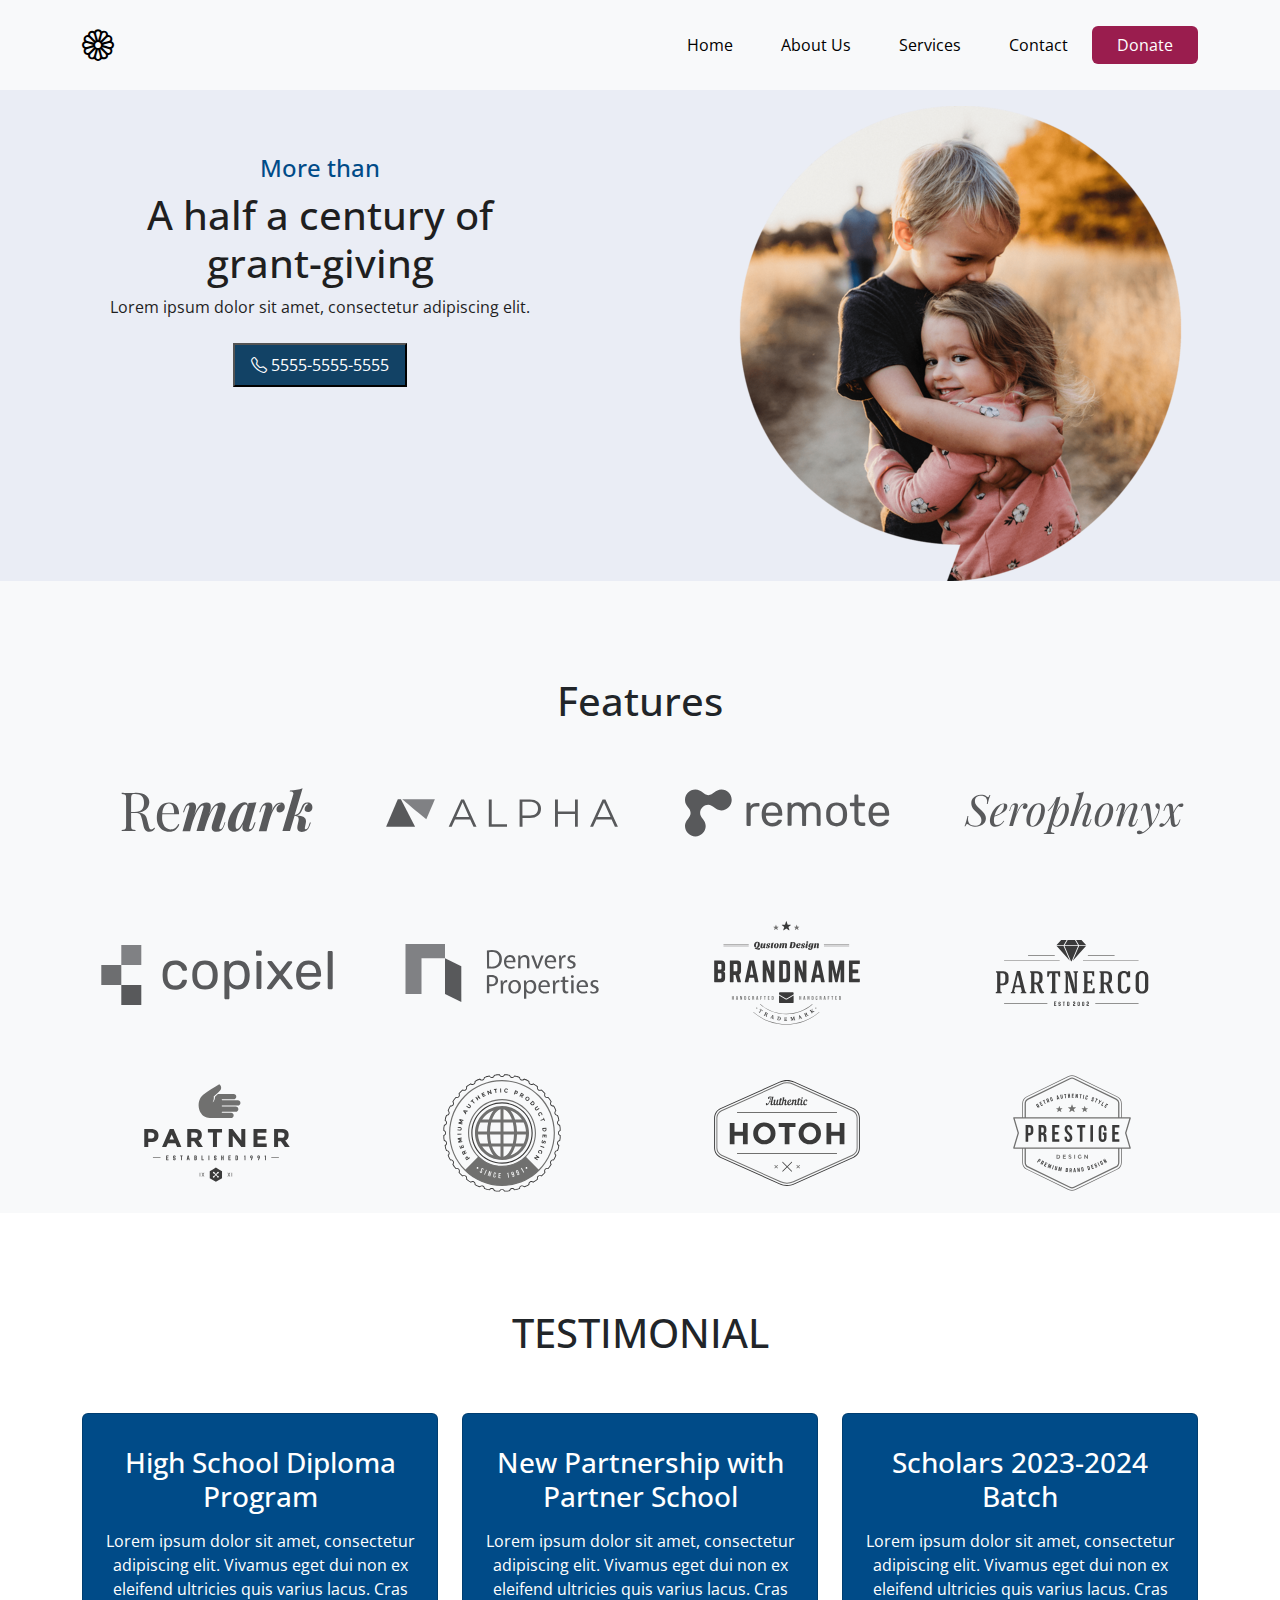
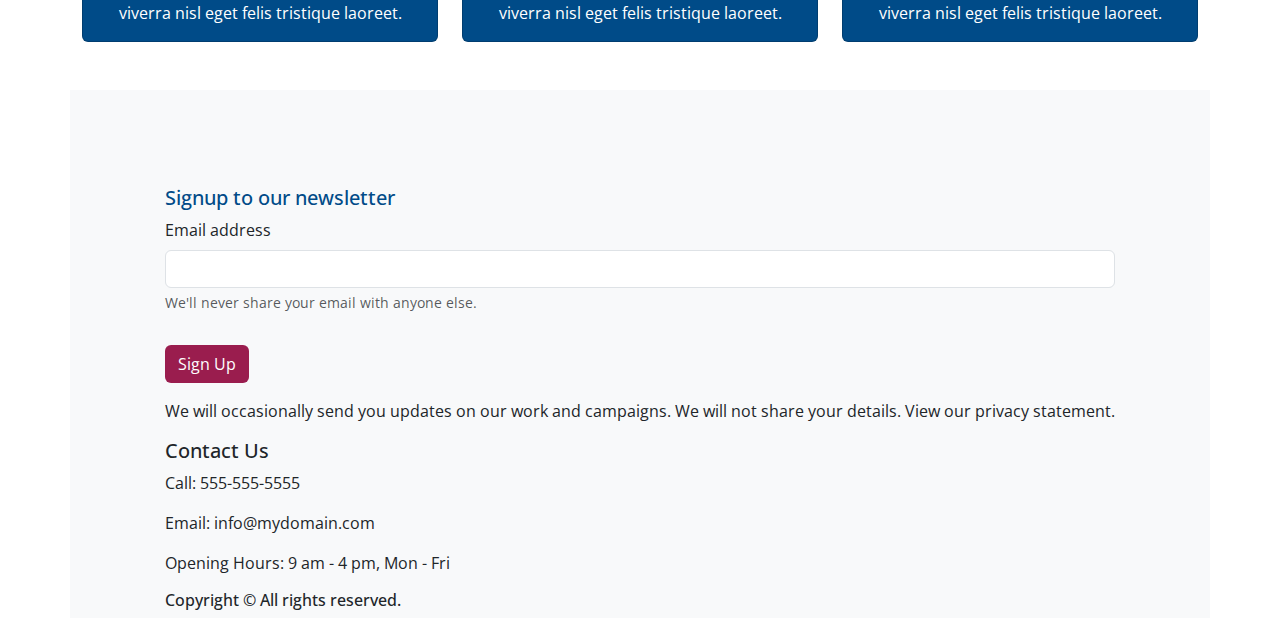
<file: index.html>
<!DOCTYPE html>
<html lang="en">
<head>
    <meta charset="UTF-8">
    <meta name="viewport" content="width=device-width, initial-scale=1.0">
    <title>Bootstrap Ass</title>
     <!--Css link-->
    <link rel="stylesheet" href="./styles/style.css">
     <!--Bootstrap icon link-->
    <link rel="stylesheet" href="https://cdn.jsdelivr.net/npm/bootstrap-icons@1.11.3/font/bootstrap-icons.min.css">
     <!--goggle fonts-->
    <link rel="preconnect" href="https://fonts.googleapis.com">
<link rel="preconnect" href="https://fonts.gstatic.com" crossorigin>
<link href="https://fonts.googleapis.com/css2?family=Open+Sans:ital,wght@0,300..800;1,300..800&display=swap" rel="stylesheet">

     <!--bootstrap-->
    <link href="https://cdn.jsdelivr.net/npm/bootstrap@5.3.3/dist/css/bootstrap.min.css" rel="stylesheet" integrity="sha384-QWTKZyjpPEjISv5WaRU9OFeRpok6YctnYmDr5pNlyT2bRjXh0JMhjY6hW+ALEwIH" crossorigin="anonymous">

</head>
<body>

    <nav class="navbar navbar-expand-lg py-3 bg-body-tertiary">
        <div class="container-sm">
          <a class="navbar-brand fs-2" href="#"><i class="bi bi-flower1"></i></a>
          <button class="navbar-toggler" type="button" data-bs-toggle="collapse" data-bs-target="#navbarSupportedContent" aria-controls="navbarSupportedContent" aria-expanded="false" aria-label="Toggle navigation">
            <span class="navbar-toggler-icon"></span>
          </button>
          <div class="collapse navbar-collapse" id="navbarSupportedContent">
            <ul class="navbar-nav ms-auto mb-5 mb-lg-0">
              <li class="nav-item mx-3">
                <a class="nav-link active" aria-current="page" href="index.html">Home</a>
              </li>
              <li class="nav-item mx-3">
                <a class="nav-link active" aria-current="page" href="pages/about.html">About Us</a>
              </li>
              <li class="nav-item mx-3">
                <a class="nav-link active" aria-current="page" href="pages/service.html">Services</a>
              </li>
              <li class="nav-item mx-3">
                <a class="nav-link active" aria-current="page" href="pages/contact.html">Contact</a>
              </li>
            </ul>
            <form class="d-flex" role="search">
              <button class="btn btn-bg-col text-white px-4 px-3" type="submit">Donate</button>
            </form>
          </div>
        </div>
      </nav>

      <!--hero section-->

      <main class="text-center d-flex pt-3 main-bg-col">
        <div class="container text-center pt-5 col-12 col-md-6 col-lg-6">
            <h4 class="txt-col">More than</h4>
            <h1 class="text-col fw-boulder">A half a century of <br> grant-giving</h1>
            <p class="text-col">Lorem ipsum dolor sit amet, consectetur adipiscing elit.
            </p>
            <button class="btn-bg px-3 py-2 mt-2 text-white"><span><i class="bi bi-telephone"></i></span> 5555-5555-5555</button>
        </div>
        <div class="col-12 col-md-6 col-lg-6"><img src="./images/baby img" alt="baby"></div>
      </main>
  
      <!--features section-->
      <section class="bg-body-tertiary pt-5">
        <div class="feats pt-5">
            <h1 class="text-center">Features</h1>
            <div class="container text-center">
                <div class="row">
                  <div class="col-12 col-md-6 col-lg-3">
                    <img src="./images/feat-1.svg" alt="img">
                  </div>
                  <div class="col-12 col-md-6 col-lg-3">
                    <img src="./images/feat-2.svg" alt="img">
                  </div>
                  <div class="col-12 col-md-6 col-lg-3">
                    <img src="./images/photo-019.svg" alt="img">
                  </div>
                  <div class="col-12 col-md-6 col-lg-3">
                    <img src="./images/feat-4.svg" alt="img">
                  </div>
                  <div class="col-12 col-md-6 col-lg-3">
                    <img src="./images/feat-5.svg" alt="img">
                  </div>
                  <div class="col-12 col-md-6 col-lg-3">
                    <img src="./images/feat-6.svg" alt="img">
                  </div>
                  <div class="col-12 col-md-6 col-lg-3">
                    <img src="./images/feat-7.svg" alt="img">
                  </div>
                  <div class="col-12 col-md-6 col-lg-3">
                    <img src="./images/feat-8.svg" alt="img">
                  </div>
                  <div class="col-12 col-md-6 col-lg-3">
                    <img src="./images/feat-9.svg" alt="img">
                  </div>
                  <div class="col-12 col-md-6 col-lg-3">
                    <img src="./images/feat-10.svg" alt="img">
                  </div>
                  <div class="col-12 col-md-6 col-lg-3">
                    <img src="./images/feat-11.svg" alt="img">
                  </div>
                  <div class="col-12 col-md-6 col-lg-3">
                    <img src="./images/feat-12.svg" alt="img">
                  </div>
                </div>
            </div>
        </div>
      </section>

<!--testimonial section-->
      <section class="pt-5">
        <div class="test pt-5">
            <h1 class="text-center">TESTIMONIAL</h1>
            <div class="container text-center mt-5">
                <div class="row">
                  <div class="col-12 col-md-6 col-lg-4">
                    <div class="card mt-2 mb-5 hel-bg-col text-white">
                      <div class="card-body">
                        <h3 class="card-title my-3">High School Diploma Program
                        </h3>
                        <p class="card-text">Lorem ipsum dolor sit amet, consectetur adipiscing elit. Vivamus eget dui non ex eleifend ultricies quis varius lacus. Cras viverra nisl eget felis tristique laoreet.
                        </p>
                       </div> 
                    </div>
                  </div>
                  <div class="col-12 col-md-6 col-lg-4">
                    <div class="card mt-2 mb-5 hel-bg-col text-white">
                      <div class="card-body">
                        <h3 class="card-title my-3">New Partnership with Partner School
                        </h3>
                        <p class="card-text">Lorem ipsum dolor sit amet, consectetur adipiscing elit. Vivamus eget dui non ex eleifend ultricies quis varius lacus. Cras viverra nisl eget felis tristique laoreet.
                        </p>
                       </div> 
                    </div>
                  </div>
                  <div class="col-12 col-md-6 col-lg-4">
                    <div class="card mt-2 mb-5 hel-bg-col text-white">
                      <div class="card-body">
                        <h3 class="card-title my-3">Scholars 2023-2024 Batch
                        </h3>
                        <p class="card-text">Lorem ipsum dolor sit amet, consectetur adipiscing elit. Vivamus eget dui non ex eleifend ultricies quis varius lacus. Cras viverra nisl eget felis tristique laoreet.
                        </p>
                       </div> 
                    </div>
                  </div>
                </div>
            </div>
        </div>
      </section>


<!--call to action-->
      <footer class="pt-5 container bg-body-tertiary d-flex justify-content-center align-item-center">
        <div class="cont pt-5">
            <h5 class="txt-col">Signup to our newsletter</h5>
        <form>
            <div class="mb-3">
              <label for="exampleInputEmail1" class="form-label">Email address</label>
              <input type="email" class="form-control" id="exampleInputEmail1" aria-describedby="emailHelp">
              <div id="emailHelp" class="form-text">We'll never share your email with anyone else.</div>
            </div>
            <button type="submit" class="btn btn-bg-col text-white mt-3 mb-3">Sign Up</button>
          </form>
          <p>We will occasionally send you updates on our work and campaigns. We will not share your details. View our privacy statement.
        </p>
        <h5>Contact Us</h5>
        <p>Call: 555-555-5555
        </p>
        <p>Email: info@mydomain.com
        </p>
        <p>Opening Hours: 9 am - 4 pm, Mon - Fri
        </p>
        <h6>Copyright © All rights reserved.</h6>
        </div>
      </footer>
    
    <!--bootstrap-->
    <script src="https://cdn.jsdelivr.net/npm/bootstrap@5.3.3/dist/js/bootstrap.bundle.min.js" integrity="sha384-YvpcrYf0tY3lHB60NNkmXc5s9fDVZLESaAA55NDzOxhy9GkcIdslK1eN7N6jIeHz" crossorigin="anonymous"></script>
            
</body>
</html>
</file>
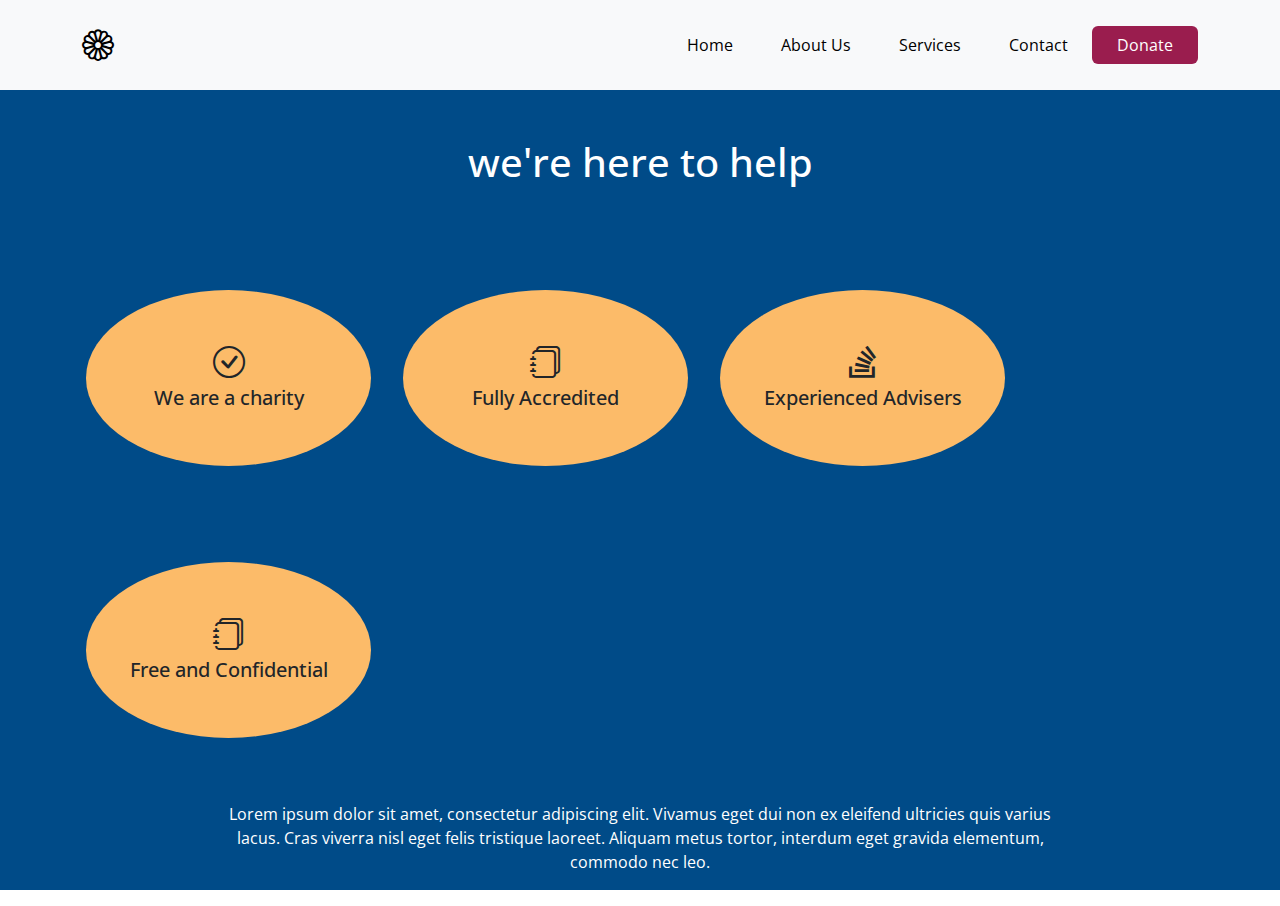
<file: pages/about.html>
<!DOCTYPE html>
<html lang="en">
<head>
    <meta charset="UTF-8">
    <meta name="viewport" content="width=device-width, initial-scale=1.0">
    <title>About Us</title>

    <link rel="stylesheet" href="../styles/style.css">

    <link rel="stylesheet" href="https://cdn.jsdelivr.net/npm/bootstrap-icons@1.11.3/font/bootstrap-icons.min.css">

    <link rel="preconnect" href="https://fonts.googleapis.com">
<link rel="preconnect" href="https://fonts.gstatic.com" crossorigin>
<link href="https://fonts.googleapis.com/css2?family=Open+Sans:ital,wght@0,300..800;1,300..800&display=swap" rel="stylesheet">


    <link href="https://cdn.jsdelivr.net/npm/bootstrap@5.3.3/dist/css/bootstrap.min.css" rel="stylesheet" integrity="sha384-QWTKZyjpPEjISv5WaRU9OFeRpok6YctnYmDr5pNlyT2bRjXh0JMhjY6hW+ALEwIH" crossorigin="anonymous">


</head>
<body>
    <nav class="navbar navbar-expand-lg py-3 bg-body-tertiary">
        <div class="container-sm">
          <a class="navbar-brand fs-2" href="#"><i class="bi bi-flower1"></i></a>
          <button class="navbar-toggler" type="button" data-bs-toggle="collapse" data-bs-target="#navbarSupportedContent" aria-controls="navbarSupportedContent" aria-expanded="false" aria-label="Toggle navigation">
            <span class="navbar-toggler-icon"></span>
          </button>
          <div class="collapse navbar-collapse" id="navbarSupportedContent">
            <ul class="navbar-nav ms-auto mb-5 mb-lg-0">
              <li class="nav-item mx-3">
                <a class="nav-link active" aria-current="page" href="../index.html">Home</a>
              </li>
              <li class="nav-item mx-3">
                <a class="nav-link active" aria-current="page" href="pages/about.html">About Us</a>
              </li>
              <li class="nav-item mx-3">
                <a class="nav-link active" aria-current="page" href="./service.html">Services</a>
              </li>
              <li class="nav-item mx-3">
                <a class="nav-link active" aria-current="page" href="./contact.html">Contact</a>
              </li>
            </ul>
            <form class="d-flex" role="search">
              <button class="btn btn-bg-col text-white px-4 px-3" type="submit">Donate</button>
            </form>
          </div>
        </div>
      </nav>

      <div class="hel-bg-col text-center">
        <h1 class="text-center pt-5 text-white">we're here to help</h1>
        <div class="container text-center pt-5">
            <div class="row">
              <div class="card mx-3 my-5 py-5 border-0 rounded-circle card-bg-col tex-col fs-2 col-12 col-md-6 col-lg-3">
                <i class="bi bi-check-circle"></i>
                <div><h5>We are a charity</h5></div>
              </div>
              <div class="card mx-3 my-5 py-5 border-0 rounded-circle card-bg-col tex-col fs-2 col-12 col-md-6 col-lg-3">
                <i class="bi bi-journals"></i>
                <div><h5>Fully Accredited</h5></div>
              </div>
              <div class="card mx-3 my-5 py-5 border-0 rounded-circle card-bg-col tex-col fs-2 col-12 col-md-6 col-lg-3">
                <i class="bi bi-stack-overflow"></i>
                <div><h5>Experienced Advisers</h5></div>
              </div>
              <div class="card mx-3 my-5 py-5 border-0 rounded-circle card-bg-col tex-col fs-2 col-12 col-md-6 col-lg-3">
                <i class="bi bi-journals"></i>
                <div><h5>Free and Confidential</h5></div>
              </div>
            </div>
        
        </div>
        <p class="text-center text-white pt-3 pb-3">Lorem ipsum dolor sit amet, consectetur adipiscing elit. Vivamus eget dui non ex eleifend ultricies quis varius <br> lacus. Cras viverra nisl eget felis tristique laoreet. Aliquam metus tortor, interdum eget gravida elementum, <br> commodo nec leo.
        </p>
    </div>




    <script src="https://cdn.jsdelivr.net/npm/bootstrap@5.3.3/dist/js/bootstrap.bundle.min.js" 
    integrity="sha384-YvpcrYf0tY3lHB60NNkmXc5s9fDVZLESaAA55NDzOxhy9GkcIdslK1eN7N6jIeHz" crossorigin="anonymous">
</script>    
</body>
</html>
</file>
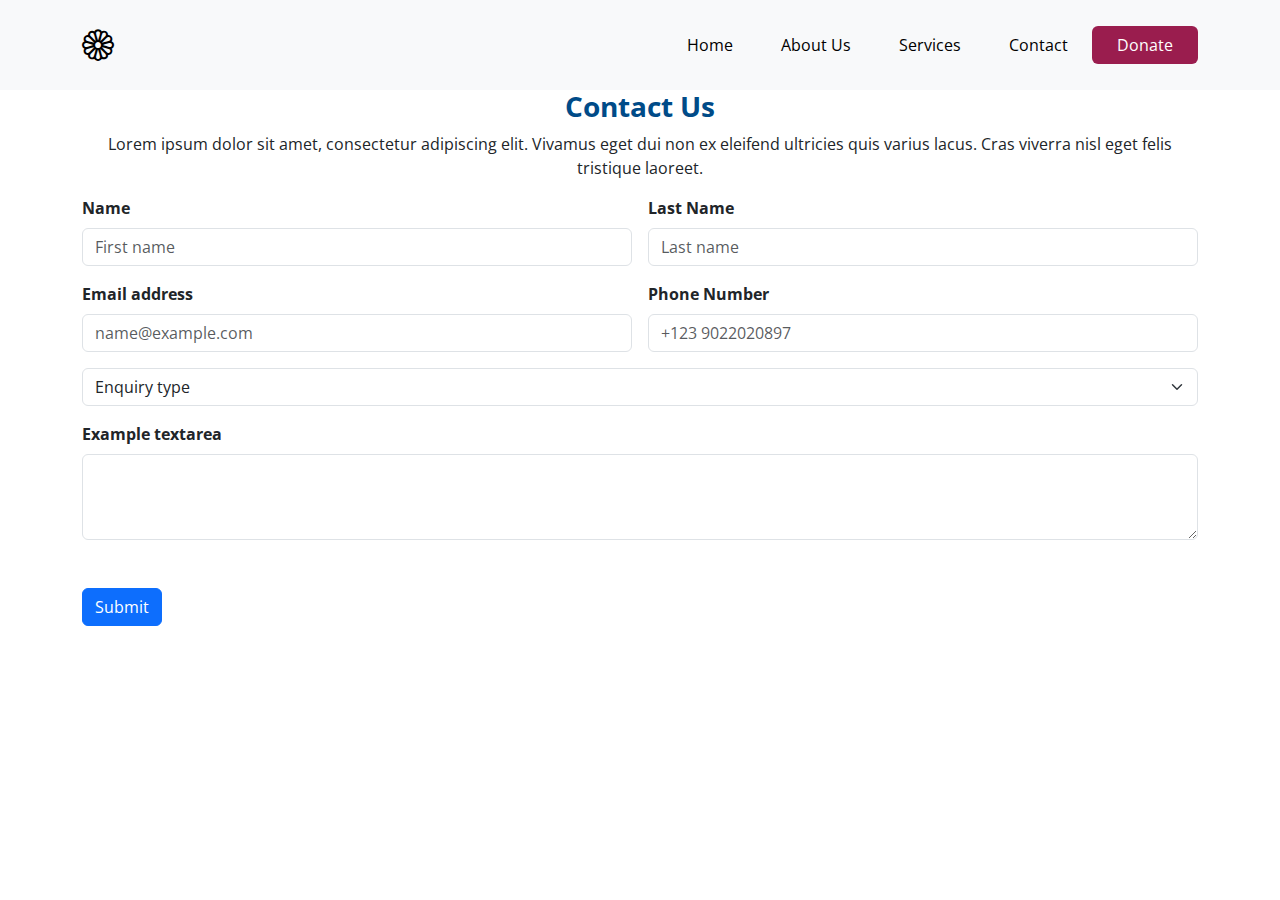
<file: pages/contact.html>
<!DOCTYPE html>
<html lang="en">
<head>
    <meta charset="UTF-8">
    <meta name="viewport" content="width=device-width, initial-scale=1.0">
    <title>Contact Us</title>

    <link rel="stylesheet" href="../styles/style.css">

    <link rel="stylesheet" href="https://cdn.jsdelivr.net/npm/bootstrap-icons@1.11.3/font/bootstrap-icons.min.css">

    <link rel="preconnect" href="https://fonts.googleapis.com">
<link rel="preconnect" href="https://fonts.gstatic.com" crossorigin>
<link href="https://fonts.googleapis.com/css2?family=Open+Sans:ital,wght@0,300..800;1,300..800&display=swap" rel="stylesheet">


    <link href="https://cdn.jsdelivr.net/npm/bootstrap@5.3.3/dist/css/bootstrap.min.css" rel="stylesheet" integrity="sha384-QWTKZyjpPEjISv5WaRU9OFeRpok6YctnYmDr5pNlyT2bRjXh0JMhjY6hW+ALEwIH" crossorigin="anonymous">


</head>
<body>
    <nav class="navbar navbar-expand-lg py-3 bg-body-tertiary">
        <div class="container-sm">
          <a class="navbar-brand fs-2" href="#"><i class="bi bi-flower1"></i></a>
          <button class="navbar-toggler" type="button" data-bs-toggle="collapse" data-bs-target="#navbarSupportedContent" aria-controls="navbarSupportedContent" aria-expanded="false" aria-label="Toggle navigation">
            <span class="navbar-toggler-icon"></span>
          </button>
          <div class="collapse navbar-collapse" id="navbarSupportedContent">
            <ul class="navbar-nav ms-auto mb-5 mb-lg-0">
              <li class="nav-item mx-3">
                <a class="nav-link active" aria-current="page" href="../index.html">Home</a>
              </li>
              <li class="nav-item mx-3">
                <a class="nav-link active" aria-current="page" href="./about.html">About Us</a>
              </li>
              <li class="nav-item mx-3">
                <a class="nav-link active" aria-current="page" href="./service.html">Services</a>
              </li>
              <li class="nav-item mx-3">
                <a class="nav-link active" aria-current="page" href="pages/contact.html">Contact</a>
              </li>
            </ul>
            <form class="d-flex" role="search">
              <button class="btn btn-bg-col text-white px-4 px-3" type="submit">Donate</button>
            </form>
          </div>
        </div>
      </nav>


    <div class="container-sm">
        <div class="text-center">
            <h3 class="txt-col fw-bolder">Contact Us</h3>
            <p>Lorem ipsum dolor sit amet, consectetur adipiscing elit. Vivamus eget dui non ex eleifend ultricies quis varius lacus. Cras viverra nisl eget felis tristique laoreet.
            </p>
        </div>
        <div class="row g-3">
            <div class="fw-bold col-6">
              <label for="name" class="form-label">Name</label>
              <input type="text" class="form-control" placeholder="First name" aria-label="First name">
            </div>
            <div class="fw-bold col-6">
              <label for="name" class="form-label">Last Name</label>
              <input type="text" class="form-control" placeholder="Last name" aria-label="Last name">
            </div>
            <div class="fw-bold col-6">
                <label for="name" class="form-label">Email address</label>
                <input type="email" class="form-control" placeholder="name@example.com" aria-label="name@example.com">
            </div>
            <div class="fw-bold col-6">
                <label for="phone" class="form-label">Phone Number</label>
                <input type="number" class="form-control" placeholder="+123 9022020897" aria-label="+123 9022020897">
            </div>
            <div class="fw-bold col-12">
                <select class="form-select" aria-label="Default select example">
                    <option selected>Enquiry type</option>
                    <option value="1">General</option>
                    <option value="2">Volunteer</option>
                </select>
            </div>
            <div class="fw-bold col-12">
                <label for="exampleFormControlTextarea1" class="form-label">Example textarea</label>
                <textarea class="form-control" id="exampleFormControlTextarea1" rows="3"></textarea>
            </div>
        </div>
        <button type="submit" class="btn btn-primary mt-5">Submit</button>

    </div>



    <script src="https://cdn.jsdelivr.net/npm/bootstrap@5.3.3/dist/js/bootstrap.bundle.min.js" 
      integrity="sha384-YvpcrYf0tY3lHB60NNkmXc5s9fDVZLESaAA55NDzOxhy9GkcIdslK1eN7N6jIeHz" crossorigin="anonymous">
  </script>
    
</body>
</html>
</file>
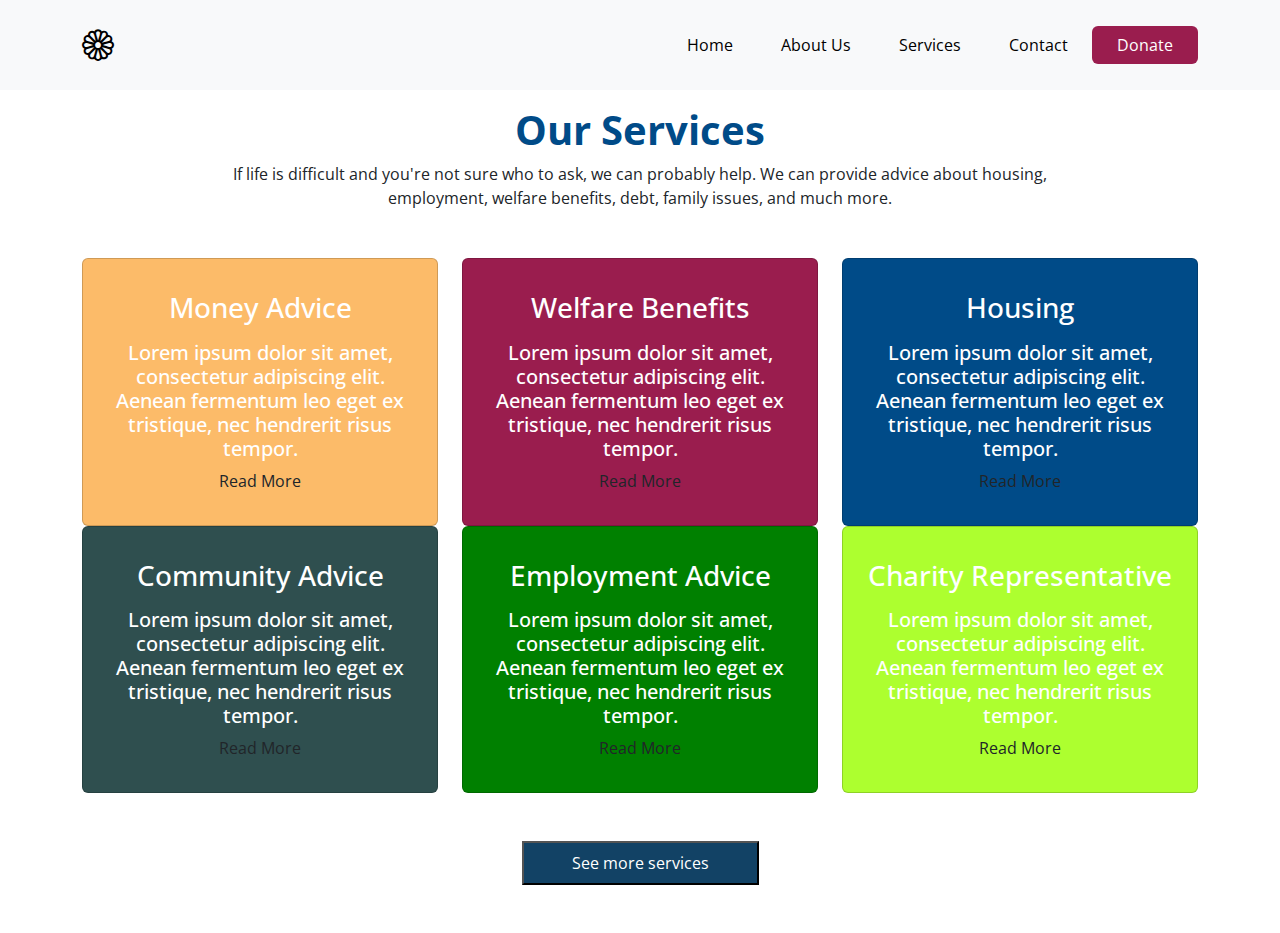
<file: pages/service.html>
<!DOCTYPE html>
<html lang="en">
<head>
    <meta charset="UTF-8">
    <meta name="viewport" content="width=device-width, initial-scale=1.0">
    <title>Services</title>

    <link rel="stylesheet" href="../styles/style.css">

    <link rel="stylesheet" href="https://cdn.jsdelivr.net/npm/bootstrap-icons@1.11.3/font/bootstrap-icons.min.css">

    <link rel="preconnect" href="https://fonts.googleapis.com">
<link rel="preconnect" href="https://fonts.gstatic.com" crossorigin>
<link href="https://fonts.googleapis.com/css2?family=Open+Sans:ital,wght@0,300..800;1,300..800&display=swap" rel="stylesheet">



    <link href="https://cdn.jsdelivr.net/npm/bootstrap@5.3.3/dist/css/bootstrap.min.css" rel="stylesheet" integrity="sha384-QWTKZyjpPEjISv5WaRU9OFeRpok6YctnYmDr5pNlyT2bRjXh0JMhjY6hW+ALEwIH" crossorigin="anonymous">
</head>
<body>
    <nav class="navbar navbar-expand-lg py-3 bg-body-tertiary">
        <div class="container-sm">
          <a class="navbar-brand fs-2" href="#"><i class="bi bi-flower1"></i></a>
          <button class="navbar-toggler" type="button" data-bs-toggle="collapse" data-bs-target="#navbarSupportedContent" aria-controls="navbarSupportedContent" aria-expanded="false" aria-label="Toggle navigation">
            <span class="navbar-toggler-icon"></span>
          </button>
          <div class="collapse navbar-collapse" id="navbarSupportedContent">
            <ul class="navbar-nav ms-auto mb-5 mb-lg-0">
              <li class="nav-item mx-3">
                <a class="nav-link active" aria-current="page" href="../index.html">Home</a>
              </li>
              <li class="nav-item mx-3">
                <a class="nav-link active" aria-current="page" href="./about.html">About Us</a>
              </li>
              <li class="nav-item mx-3">
                <a class="nav-link active" aria-current="page" href="pages/service.html">Services</a>
              </li>
              <li class="nav-item mx-3">
                <a class="nav-link active" aria-current="page" href="./contact.html">Contact</a>
              </li>
            </ul>
            <form class="d-flex" role="search">
              <button class="btn btn-bg-col text-white px-4 px-3" type="submit">Donate</button>
            </form>
          </div>
        </div>
    </nav>

    <div class="pt-3 text-center">
        <div>
            <h1 class="text-center txt-col fw-bold">Our Services</h1>

            <p class=" text-center">If life is difficult and you're not sure who to ask, we can probably help. We can provide advice about housing, <br> employment, welfare benefits, debt, family issues, and much more.
            </p>
        </div>
        <div class="container text-center mt-5">
            <div class="row">
              <div class="col-12 col-md-6 col-lg-4">
                <div class="card card-1-bg-col">
                  <div class="card-body">
                    <h3 class="card-title my-3 text-white">Money Advice</h3>
                    <h5 class="card-text text-white">Lorem ipsum dolor sit amet, consectetur adipiscing elit. Aenean fermentum leo eget ex tristique, nec hendrerit risus tempor.
                    </h5>
                    <p>Read More</p>
  
                  </div>
                </div>
              </div>
              <div class="col-12 col-md-6 col-lg-4">
                <div class="card card-2-bg-col">
                  <div class="card-body">
                    <h3 class="card-title my-3 text-white">Welfare Benefits</h3>
                    <h5 class="card-text text-white">Lorem ipsum dolor sit amet, consectetur adipiscing elit. Aenean fermentum leo eget ex tristique, nec hendrerit risus tempor.
                    </h5>
                    <p>Read More</p>
  
                  </div>
                </div>
              </div>

              <div class="col-12 col-md-6 col-lg-4">
                <div class="card card-3-bg-col">
                  <div class="card-body">
                    <h3 class="card-title my-3 text-white">Housing</h3>
                    <h5 class="card-text text-white">Lorem ipsum dolor sit amet, consectetur adipiscing elit. Aenean fermentum leo eget ex tristique, nec hendrerit risus tempor.
                    </h5>
                    <p>Read More</p>
  
                  </div>
                </div>
              </div>

              <div class="col-12 col-md-6 col-lg-4">
                <div class="card card-4-bg-col">
                  <div class="card-body">
                    <h3 class="card-title my-3 text-white">Community Advice</h3>
                    <h5 class="card-text text-white">Lorem ipsum dolor sit amet, consectetur adipiscing elit. Aenean fermentum leo eget ex tristique, nec hendrerit risus tempor.
                    </h5>
                    <p>Read More</p>
  
                  </div>
                </div>
              </div>
              <div class="col-12 col-md-6 col-lg-4">
                <div class="card card-5-bg-col">
                  <div class="card-body">
                    <h3 class="card-title my-3 text-white">Employment Advice</h3>
                    <h5 class="card-text text-white">Lorem ipsum dolor sit amet, consectetur adipiscing elit. Aenean fermentum leo eget ex tristique, nec hendrerit risus tempor.
                    </h5>
                    <p>Read More</p>
  
                  </div>
                </div>
              </div>
              <div class="col-12 col-md-6 col-lg-4">
                <div class="card card-6-bg-col">
                  <div class="card-body">
                    <h3 class="card-title my-3 text-white">Charity Representative</h3>
                    <h5 class="card-text text-white">Lorem ipsum dolor sit amet, consectetur adipiscing elit. Aenean fermentum leo eget ex tristique, nec hendrerit risus tempor.
                    </h5>
                    <p>Read More</p>
  
                  </div>
                </div>
              </div>
            </div>
        </div>
        <button class="btn-bg px-5 py-2 mt-5 mb-5 text-white">See more services</button>
    </div>
<script src="https://cdn.jsdelivr.net/npm/bootstrap@5.3.3/dist/js/bootstrap.bundle.min.js" 
    integrity="sha384-YvpcrYf0tY3lHB60NNkmXc5s9fDVZLESaAA55NDzOxhy9GkcIdslK1eN7N6jIeHz" crossorigin="anonymous">
</script>   
</body>
</html>
</file>
<file: styles/style.css>
body {
  font-family: "Open Sans", sans-serif !important;
}

.nav-item {
    color: #004b88 !important;
}

.nav-link:hover {
    color: #6087fd !important;
}

.btn-bg-col {
    background-color: #9a1d4e !important;
}

.txt-col {
    color: #004b88 !important;
}

.text-col {
    color: #1f1f1f !important;
}

.main-text {
    padding-top: 3em !important;
}

.main-bg-col {
    background-color: rgb(234, 237, 245) !important;
}

.btn-bg {
    background-color: #124265 !important;
}

.tex-col {
    color: #124265;
}

.card-text-col {
    color: #fcbb69 !important;
}

.card-bg-col {
    background-color: #fcbb69 !important;
}

.hel-bg-col {
    background-color: rgb(0, 75, 136) !important;
}

.card-1-bg-col {
    background-color: rgb(252, 187, 105) !important;
}

.card-2-bg-col {
    background-color: #9a1d4e !important;
}

.card-3-bg-col {
    background-color: rgb(0, 75, 136) !important;
}

.card-4-bg-col {
    background-color: darkslategray !important;
}

.card-5-bg-col {
    background-color: green !important;
}

.card-6-bg-col {
    background-color: greenyellow !important;
}
</file>
